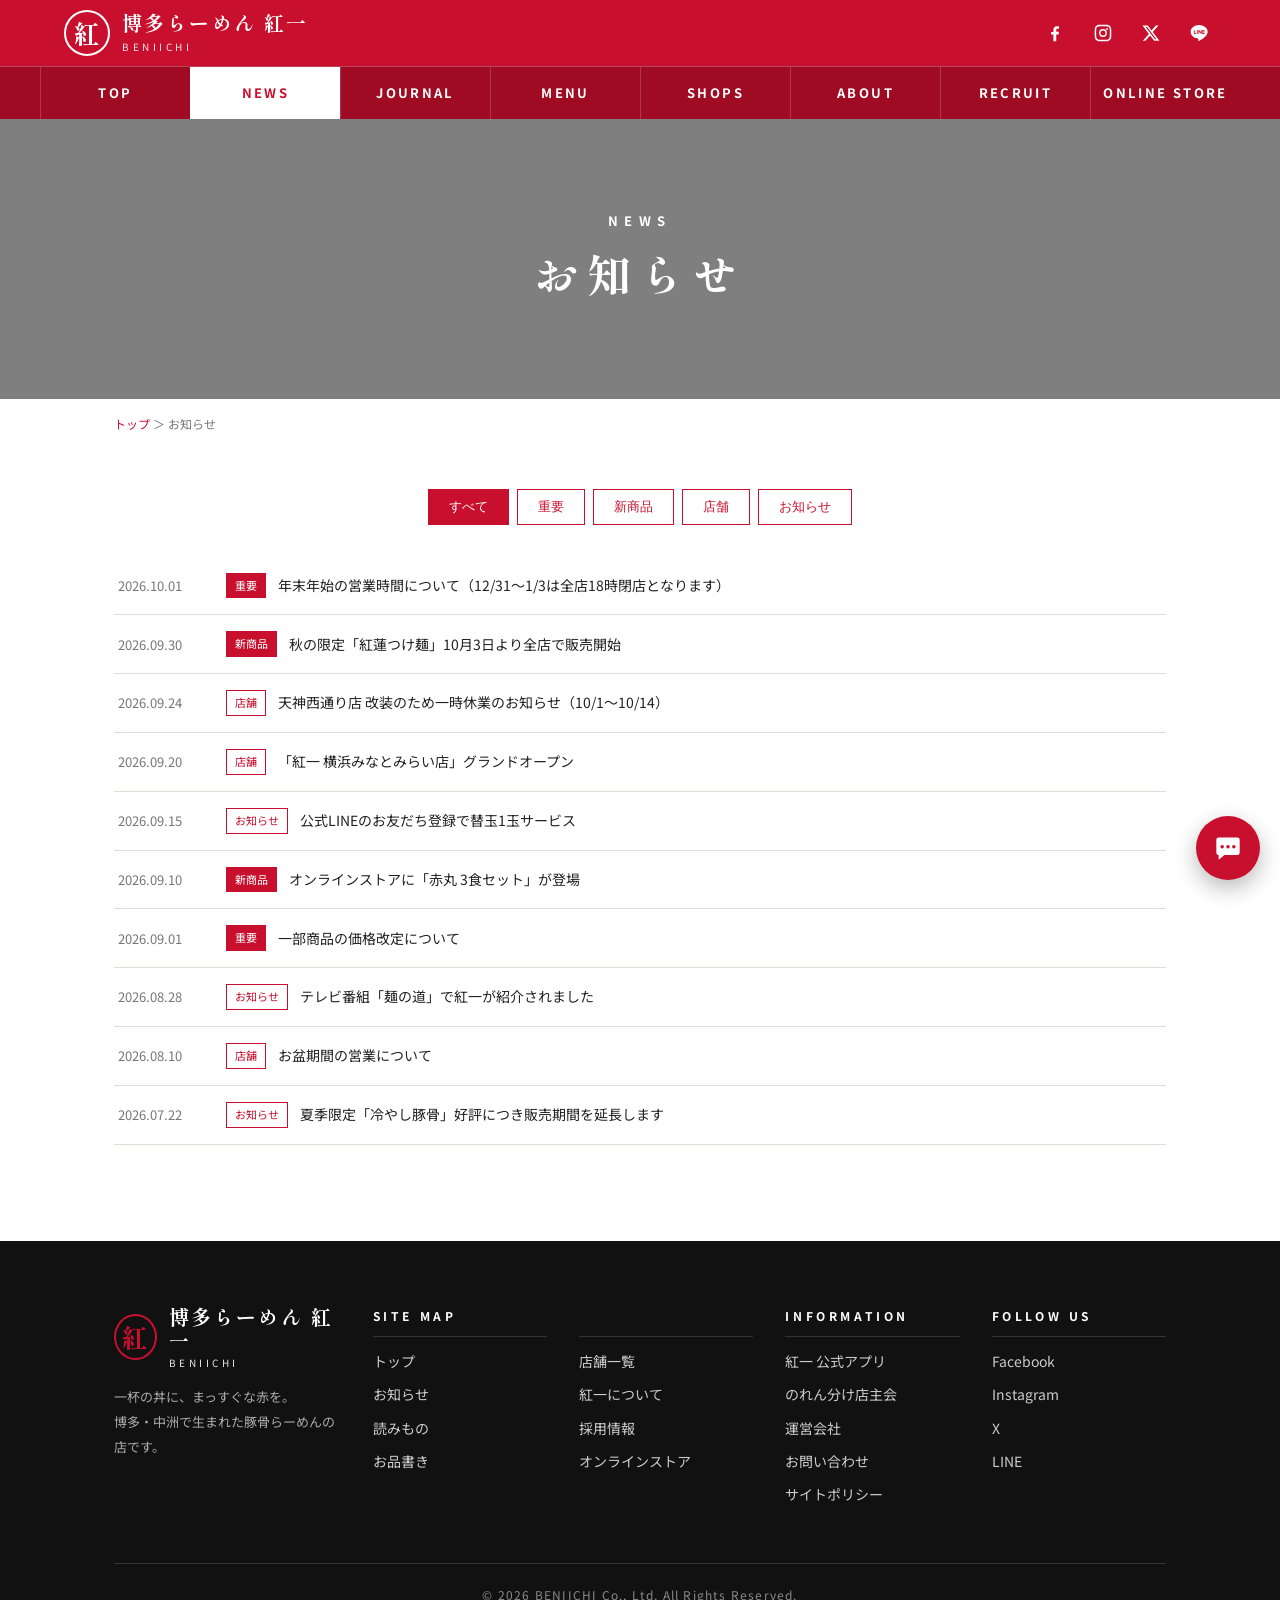
<file: news.html>
<!DOCTYPE html>
<html lang="ja">
<head>
  <meta charset="UTF-8">
  <meta name="viewport" content="width=device-width, initial-scale=1">
  <title>お知らせ｜博多らーめん 紅一</title>
  <link rel="preconnect" href="https://fonts.googleapis.com">
  <link rel="preconnect" href="https://fonts.gstatic.com" crossorigin>
  <link href="https://fonts.googleapis.com/css2?family=Noto+Sans+JP:wght@400;700&family=Shippori+Mincho:wght@700&display=swap" rel="stylesheet">
  <link rel="stylesheet" href="css/style.css?v=5">
</head>
<body>
  <header id="site-header"></header>

  <main>
    <section class="page-hero" data-bg="photo-1557872943-16a5ac26437e">
      <div><span class="en">NEWS</span><h1>お知らせ</h1></div>
    </section>

    <div class="container">
      <p class="breadcrumb"><a href="index.html">トップ</a> ＞ お知らせ</p>
    </div>

    <section class="page-body">
      <div class="container">
        <div class="filter" data-filter-group="news-all">
          <button class="active" data-key="all">すべて</button>
          <button data-key="important">重要</button>
          <button data-key="new">新商品</button>
          <button data-key="shop">店舗</button>
          <button data-key="info">お知らせ</button>
        </div>

        <ul class="news-list" id="news-all">
          <li data-cat="important"><a href="#"><time>2026.10.01</time><span class="tag fill">重要</span><p>年末年始の営業時間について（12/31〜1/3は全店18時閉店となります）</p></a></li>
          <li data-cat="new"><a href="#"><time>2026.09.30</time><span class="tag fill">新商品</span><p>秋の限定「紅蓮つけ麺」10月3日より全店で販売開始</p></a></li>
          <li data-cat="shop"><a href="#"><time>2026.09.24</time><span class="tag">店舗</span><p>天神西通り店 改装のため一時休業のお知らせ（10/1〜10/14）</p></a></li>
          <li data-cat="shop"><a href="#"><time>2026.09.20</time><span class="tag">店舗</span><p>「紅一 横浜みなとみらい店」グランドオープン</p></a></li>
          <li data-cat="info"><a href="#"><time>2026.09.15</time><span class="tag">お知らせ</span><p>公式LINEのお友だち登録で替玉1玉サービス</p></a></li>
          <li data-cat="new"><a href="#"><time>2026.09.10</time><span class="tag fill">新商品</span><p>オンラインストアに「赤丸 3食セット」が登場</p></a></li>
          <li data-cat="important"><a href="#"><time>2026.09.01</time><span class="tag fill">重要</span><p>一部商品の価格改定について</p></a></li>
          <li data-cat="info"><a href="#"><time>2026.08.28</time><span class="tag">お知らせ</span><p>テレビ番組「麺の道」で紅一が紹介されました</p></a></li>
          <li data-cat="shop"><a href="#"><time>2026.08.10</time><span class="tag">店舗</span><p>お盆期間の営業について</p></a></li>
          <li data-cat="info"><a href="#"><time>2026.07.22</time><span class="tag">お知らせ</span><p>夏季限定「冷やし豚骨」好評につき販売期間を延長します</p></a></li>
        </ul>
      </div>
    </section>
  </main>

  <footer id="site-footer"></footer>
  <script src="js/main.js?v=4"></script>
  <script src="js/chatbot.js?v=2"></script>
</body>
</html>
</file>
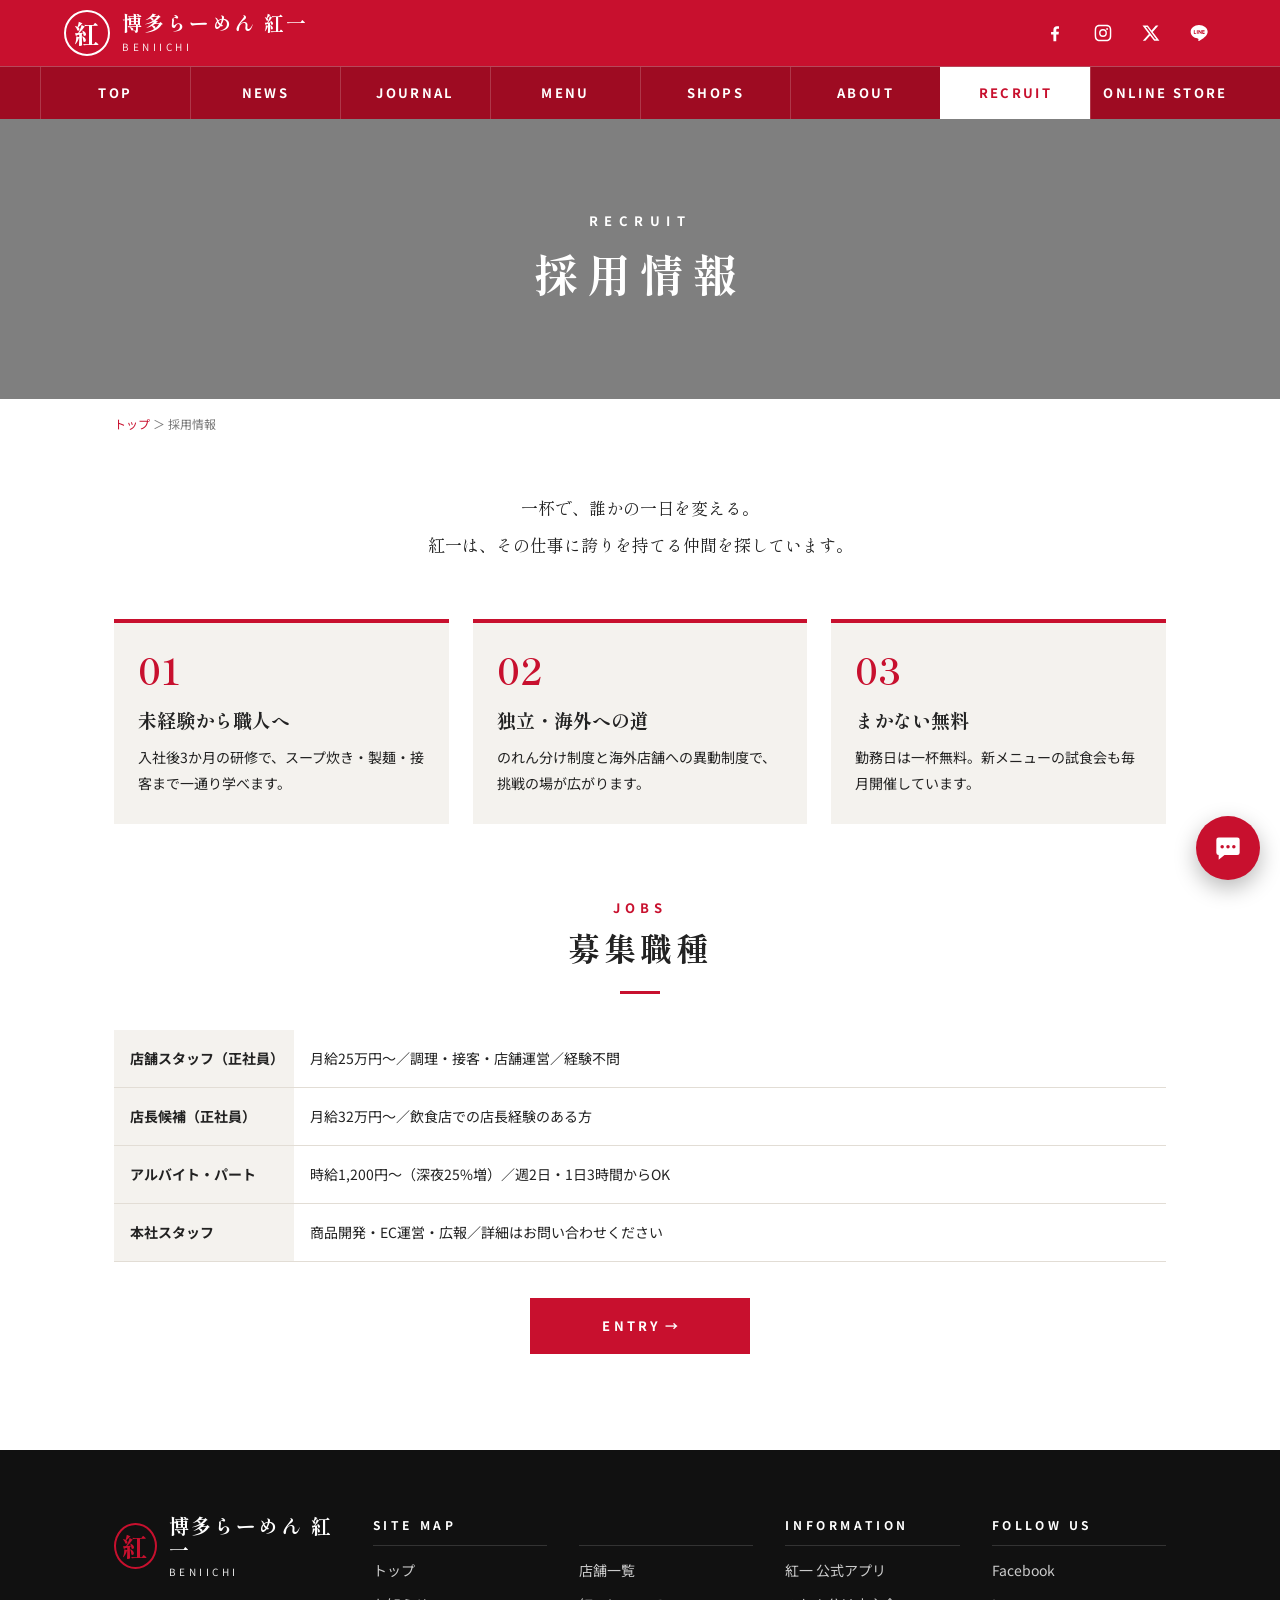
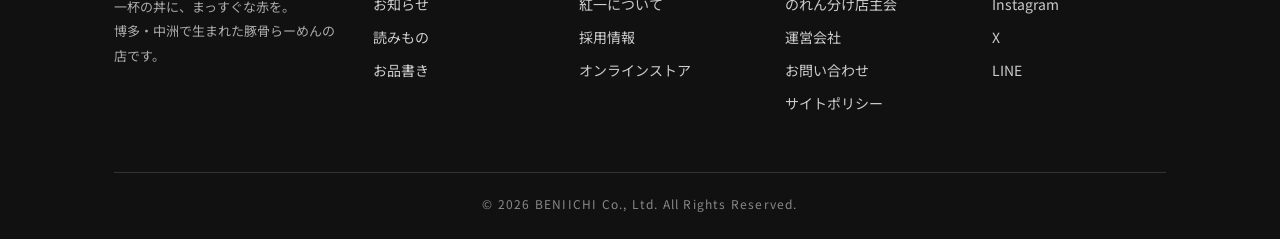
<file: recruit.html>
<!DOCTYPE html>
<html lang="ja">
<head>
  <meta charset="UTF-8">
  <meta name="viewport" content="width=device-width, initial-scale=1">
  <title>採用情報｜博多らーめん 紅一</title>
  <link rel="preconnect" href="https://fonts.googleapis.com">
  <link rel="preconnect" href="https://fonts.gstatic.com" crossorigin>
  <link href="https://fonts.googleapis.com/css2?family=Noto+Sans+JP:wght@400;700&family=Shippori+Mincho:wght@700&display=swap" rel="stylesheet">
  <link rel="stylesheet" href="css/style.css?v=5">
</head>
<body>
  <header id="site-header"></header>

  <main>
    <section class="page-hero" data-bg="photo-1600565193348-f74bd3c7ccdf">
      <div><span class="en">RECRUIT</span><h1>採用情報</h1></div>
    </section>

    <div class="container">
      <p class="breadcrumb"><a href="index.html">トップ</a> ＞ 採用情報</p>
    </div>

    <section class="page-body">
      <div class="container">
        <p class="lead">一杯で、誰かの一日を変える。<br>紅一は、その仕事に誇りを持てる仲間を探しています。</p>

        <div class="recruit-points">
          <div class="point"><span class="num">01</span><h3>未経験から職人へ</h3><p>入社後3か月の研修で、スープ炊き・製麺・接客まで一通り学べます。</p></div>
          <div class="point"><span class="num">02</span><h3>独立・海外への道</h3><p>のれん分け制度と海外店舗への異動制度で、挑戦の場が広がります。</p></div>
          <div class="point"><span class="num">03</span><h3>まかない無料</h3><p>勤務日は一杯無料。新メニューの試食会も毎月開催しています。</p></div>
        </div>

        <div class="sec-title"><span class="en">JOBS</span><span class="ja">募集職種</span></div>
        <table class="company-table">
          <tr><th>店舗スタッフ（正社員）</th><td>月給25万円〜／調理・接客・店舗運営／経験不問</td></tr>
          <tr><th>店長候補（正社員）</th><td>月給32万円〜／飲食店での店長経験のある方</td></tr>
          <tr><th>アルバイト・パート</th><td>時給1,200円〜（深夜25%増）／週2日・1日3時間からOK</td></tr>
          <tr><th>本社スタッフ</th><td>商品開発・EC運営・広報／詳細はお問い合わせください</td></tr>
        </table>

        <div class="btn-wrap"><a class="btn-red" href="#">ENTRY</a></div>
      </div>
    </section>
  </main>

  <footer id="site-footer"></footer>
  <script src="js/main.js?v=4"></script>
  <script src="js/chatbot.js?v=2"></script>
</body>
</html>
</file>
<file: css/style.css>
/* ===== 博多らーめん 紅一 共通スタイル ===== */
:root {
  --red: #c8102e;
  --red-dark: #9e0b22;
  --black: #111;
  --ink: #222;
  --gray: #f4f2ee;
  --line: #e2ddd5;
  --white: #fff;
  --serif: "Shippori Mincho", "Hiragino Mincho ProN", "Yu Mincho", serif;
  --sans: "Noto Sans JP", "Hiragino Sans", "Yu Gothic", sans-serif;
}

* { box-sizing: border-box; margin: 0; padding: 0; }
html { scroll-behavior: smooth; }
body {
  font-family: var(--sans);
  color: var(--ink);
  background: var(--white);
  line-height: 1.8;
  -webkit-font-smoothing: antialiased;
}
a { color: inherit; text-decoration: none; }
img { display: block; max-width: 100%; }
ul { list-style: none; }

/* ===== ヘッダー（上段：ロゴ＋SNS） ===== */
.site-header { position: sticky; top: 0; z-index: 100; }
.header-top {
  background: var(--red);
  color: var(--white);
}
.header-top .inner {
  max-width: 1200px;
  margin: 0 auto;
  padding: 10px 24px;
  display: flex;
  align-items: center;
  justify-content: space-between;
}
.logo { display: flex; align-items: center; gap: 12px; }
.logo-mark {
  width: 46px; height: 46px;
  border: 2px solid var(--white);
  border-radius: 50%;
  display: grid; place-items: center;
  font-family: var(--serif);
  font-size: 26px; font-weight: 700;
  line-height: 1;
}
.logo-text { line-height: 1.2; }
.logo-text .ja { font-family: var(--serif); font-size: 20px; font-weight: 700; letter-spacing: .12em; }
.logo-text .en { font-size: 10px; letter-spacing: .35em; opacity: .9; }

.sns { display: flex; gap: 14px; }
.sns a {
  width: 34px; height: 34px;
  display: grid; place-items: center;
  border-radius: 50%;
  transition: background .2s, transform .2s;
}
.sns a:hover { background: rgba(255,255,255,.18); transform: translateY(-2px); }
.sns svg { width: 20px; height: 20px; fill: var(--white); }

/* ===== ヘッダー（下段：ナビ） ===== */
.header-nav {
  background: var(--red-dark);
  border-top: 1px solid rgba(255,255,255,.25);
}
.header-nav ul {
  max-width: 1200px;
  margin: 0 auto;
  display: flex;
  justify-content: center;
}
.header-nav li { flex: 1; }
.header-nav a {
  position: relative;
  display: block;
  height: 52px;
  overflow: hidden;
  color: var(--white);
  text-align: center;
  border-left: 1px solid rgba(255,255,255,.18);
}
.header-nav li:nth-child(8) a { border-right: 1px solid rgba(255,255,255,.18); }
/* スマホのループ用の複製（PCでは隠す） */
.header-nav li.loop-copy { display: none; }
/* 英語 → ホバーで日本語に入れ替わる */
.header-nav .en,
.header-nav .ja {
  position: absolute; inset: 0;
  display: grid; place-items: center;
  transition: transform .35s ease, opacity .35s ease;
  white-space: nowrap;
}
.header-nav .en { font-size: 13px; font-weight: 700; letter-spacing: .18em; }
.header-nav .ja { font-family: var(--serif); font-size: 15px; font-weight: 700; letter-spacing: .1em; transform: translateY(100%); opacity: 0; }
.header-nav a:hover .en,
.header-nav a:focus-visible .en { transform: translateY(-100%); opacity: 0; }
.header-nav a:hover .ja,
.header-nav a:focus-visible .ja { transform: translateY(0); opacity: 1; }
.header-nav a:hover { background: rgba(0,0,0,.18); }
.header-nav a.current { background: var(--white); color: var(--red); }

/* ===== トップ：自動横スクロールスライダー ===== */
.hero {
  position: relative;
  overflow: hidden;
  background: var(--black);
}
.hero-track {
  display: flex;
  transition: transform .9s cubic-bezier(.65,.05,.36,1);
}
.hero-slide {
  position: relative;
  flex: 0 0 100%;
  height: min(72vh, 640px);
}
.hero-slide img { width: 100%; height: 100%; object-fit: cover; }
.hero-slide figcaption {
  position: absolute; left: 6%; bottom: 14%;
  color: var(--white);
  font-family: var(--serif);
  font-size: clamp(20px, 3vw, 34px);
  font-weight: 700;
  letter-spacing: .12em;
  text-shadow: 0 2px 12px rgba(0,0,0,.6);
  writing-mode: horizontal-tb;
}
.hero-slide figcaption small {
  display: block;
  font-family: var(--sans);
  font-size: 12px; letter-spacing: .35em;
  font-weight: 400;
  opacity: .9;
}
.hero-arrow {
  position: absolute; top: 50%;
  transform: translateY(-50%);
  width: 48px; height: 48px;
  border: none; border-radius: 50%;
  background: rgba(0,0,0,.35);
  color: var(--white);
  font-size: 22px;
  cursor: pointer;
  transition: background .2s;
}
.hero-arrow:hover { background: var(--red); }
.hero-arrow.prev { left: 16px; }
.hero-arrow.next { right: 16px; }
.hero-dots {
  position: absolute; left: 0; right: 0; bottom: 18px;
  display: flex; justify-content: center; gap: 10px;
}
.hero-dots button {
  width: 10px; height: 10px;
  border-radius: 50%;
  border: 1px solid var(--white);
  background: transparent;
  cursor: pointer;
  padding: 0;
}
.hero-dots button.active { background: var(--red); border-color: var(--red); }

/* ===== 共通パーツ ===== */
.container { max-width: 1100px; margin: 0 auto; padding: 0 24px; }
.sec-title {
  text-align: center;
  margin-bottom: 36px;
}
.sec-title .en {
  display: block;
  color: var(--red);
  font-size: 13px; font-weight: 700;
  letter-spacing: .4em;
}
.sec-title .ja {
  display: block;
  font-family: var(--serif);
  font-size: clamp(24px, 3vw, 32px);
  font-weight: 700;
  letter-spacing: .12em;
}
.sec-title .ja::after {
  content: "";
  display: block;
  width: 40px; height: 3px;
  background: var(--red);
  margin: 14px auto 0;
}

.btn-red {
  display: inline-block;
  min-width: 220px;
  padding: 14px 36px;
  background: var(--red);
  color: var(--white);
  font-size: 13px; font-weight: 700;
  letter-spacing: .25em;
  text-align: center;
  border: 2px solid var(--red);
  transition: background .2s, color .2s;
}
.btn-red::after { content: " →"; letter-spacing: 0; }
.btn-red:hover { background: var(--white); color: var(--red); }
.btn-wrap { text-align: center; margin-top: 36px; }

/* ===== お知らせ／新着情報（左右2カラム） ===== */
.news-area { padding: 80px 0; }
.news-cols {
  display: grid;
  grid-template-columns: 1fr 1fr;
  gap: 48px;
}
.news-col h3 {
  display: flex; align-items: baseline; gap: 12px;
  padding-bottom: 12px;
  border-bottom: 2px solid var(--red);
  margin-bottom: 8px;
  font-family: var(--serif);
  font-size: 22px;
}
.news-col h3 span { color: var(--red); font-family: var(--sans); font-size: 12px; letter-spacing: .3em; }
.news-list li { border-bottom: 1px solid var(--line); }
.news-list a {
  display: grid;
  grid-template-columns: 96px auto 1fr;
  align-items: center;
  gap: 12px;
  padding: 16px 4px;
  transition: background .2s;
}
.news-list a:hover { background: var(--gray); }
.news-list time { font-size: 13px; color: #777; }
.tag {
  font-size: 11px;
  padding: 2px 8px;
  border: 1px solid var(--red);
  color: var(--red);
  white-space: nowrap;
  justify-self: start;
}
.tag.fill { background: var(--red); color: var(--white); }
.news-list p { font-size: 14px; }

/* ===== セクション（背景写真＋重ねタイトル） ===== */
.photo-sec {
  position: relative;
  min-height: 460px;
  display: grid; place-items: center;
  color: var(--white);
  text-align: center;
  overflow: hidden;
  isolation: isolate;
}
.photo-sec .bg {
  position: absolute; inset: 0;
  z-index: -2;
  background-size: cover;
  background-position: center;
  transform: scale(1.04);
  transition: transform 6s ease;
}
.photo-sec:hover .bg { transform: scale(1.1); }
.photo-sec::before {
  content: "";
  position: absolute; inset: 0;
  z-index: -1;
  background: linear-gradient(180deg, rgba(0,0,0,.35), rgba(0,0,0,.6));
}
.photo-sec .inner { padding: 60px 24px; }
.photo-sec .en {
  font-size: 13px; letter-spacing: .5em;
  font-weight: 700;
}
.photo-sec h2 {
  font-family: var(--serif);
  font-size: clamp(30px, 5vw, 52px);
  letter-spacing: .18em;
  line-height: 1.4;
  margin: 6px 0 14px;
}
.photo-sec p {
  font-size: clamp(14px, 1.6vw, 17px);
  letter-spacing: .08em;
  margin-bottom: 30px;
}
.photo-sec.left { place-items: center start; text-align: left; }
.photo-sec.left .inner { margin-left: 8%; }
.photo-sec.right { place-items: center end; text-align: right; }
.photo-sec.right .inner { margin-right: 8%; }

/* ===== フッター（黒背景＋白文字の目次） ===== */
.site-footer {
  background: var(--black);
  color: #ddd;
  padding: 64px 0 24px;
  font-size: 14px;
}
.footer-grid {
  display: grid;
  grid-template-columns: 1.3fr repeat(4, 1fr);
  gap: 32px;
}
.footer-brand .logo-mark { border-color: var(--red); color: var(--red); }
.footer-brand p { margin-top: 16px; font-size: 13px; color: #aaa; line-height: 1.9; }
.footer-col h4 {
  color: var(--white);
  font-size: 12px;
  letter-spacing: .3em;
  padding-bottom: 10px;
  margin-bottom: 12px;
  border-bottom: 1px solid #333;
}
.footer-col li { margin-bottom: 8px; }
.footer-col a { color: #ccc; transition: color .2s; }
.footer-col a:hover { color: var(--white); text-decoration: underline; text-decoration-color: var(--red); text-underline-offset: 4px; }
.copyright {
  margin-top: 48px;
  padding-top: 20px;
  border-top: 1px solid #333;
  text-align: center;
  font-size: 12px;
  color: #888;
  letter-spacing: .1em;
}

/* ===== 下層ページ ===== */
.page-hero {
  position: relative;
  height: 280px;
  display: grid; place-items: center;
  color: var(--white);
  text-align: center;
  background-size: cover;
  background-position: center;
  isolation: isolate;
}
.page-hero::before {
  content: ""; position: absolute; inset: 0; z-index: -1;
  background: rgba(0,0,0,.5);
}
.page-hero .en { font-size: 13px; letter-spacing: .5em; font-weight: 700; }
.page-hero h1 { font-family: var(--serif); font-size: clamp(30px, 4vw, 44px); letter-spacing: .2em; }
.breadcrumb { font-size: 12px; color: #777; padding: 14px 0; }
.breadcrumb a { color: var(--red); }
.page-body { padding: 40px 0 96px; }
.lead {
  text-align: center;
  font-family: var(--serif);
  font-size: 17px;
  line-height: 2.2;
  margin-bottom: 56px;
}

/* お品書き */
.menu-cat { margin-bottom: 64px; }
.menu-cat > h2 {
  font-family: var(--serif);
  font-size: 24px;
  border-left: 6px solid var(--red);
  padding-left: 14px;
  margin-bottom: 24px;
}
.menu-grid { display: grid; grid-template-columns: repeat(3, 1fr); gap: 28px; }
.menu-card { background: var(--white); border: 1px solid var(--line); transition: box-shadow .2s, transform .2s; }
.menu-card:hover { box-shadow: 0 10px 24px rgba(0,0,0,.08); transform: translateY(-3px); }
.menu-card img { width: 100%; aspect-ratio: 4/3; object-fit: cover; }
.menu-card .body { padding: 16px 18px 20px; }
.menu-card h3 { font-family: var(--serif); font-size: 19px; }
.menu-card .price { color: var(--red); font-weight: 700; font-size: 18px; }
.menu-card .price small { font-size: 12px; color: #777; font-weight: 400; }
.menu-card p { font-size: 13px; color: #555; margin-top: 6px; }
.side-list { display: grid; grid-template-columns: 1fr 1fr; gap: 0 48px; }
.side-list li {
  display: flex; justify-content: space-between;
  padding: 14px 4px;
  border-bottom: 1px dashed var(--line);
}
.side-list span:last-child { color: var(--red); font-weight: 700; }

/* お知らせ一覧 */
.filter { display: flex; gap: 8px; justify-content: center; margin-bottom: 32px; flex-wrap: wrap; }
.filter button {
  padding: 8px 20px;
  border: 1px solid var(--red);
  background: var(--white);
  color: var(--red);
  font-size: 13px;
  cursor: pointer;
}
.filter button.active, .filter button:hover { background: var(--red); color: var(--white); }

/* 店舗一覧 */
.area-tabs { display: flex; gap: 8px; justify-content: center; flex-wrap: wrap; margin-bottom: 36px; }
.shop-grid { display: grid; grid-template-columns: repeat(2, 1fr); gap: 24px; }
.shop-card {
  display: grid; grid-template-columns: 160px 1fr;
  border: 1px solid var(--line);
}
.shop-card img { width: 100%; height: 100%; object-fit: cover; }
.shop-card .body { padding: 18px 20px; font-size: 13px; }
.shop-card h3 { font-family: var(--serif); font-size: 18px; margin-bottom: 6px; }
.shop-card dl { display: grid; grid-template-columns: 4.5em 1fr; gap: 2px 8px; color: #555; }
.shop-card dt { color: var(--red); font-weight: 700; }

/* 紅一について */
.story { display: grid; grid-template-columns: 1fr 1fr; gap: 56px; align-items: center; margin-bottom: 80px; }
.story.rev .story-img { order: 2; }
.story-img img { width: 100%; aspect-ratio: 4/3; object-fit: cover; }
.story h2 { font-family: var(--serif); font-size: 28px; line-height: 1.6; margin-bottom: 18px; }
.story h2 em { font-style: normal; color: var(--red); }
.story p { font-size: 15px; line-height: 2.1; }
.company-table { width: 100%; border-collapse: collapse; font-size: 14px; }
.company-table th, .company-table td { padding: 16px; border-bottom: 1px solid var(--line); text-align: left; vertical-align: top; }
.company-table th { width: 180px; background: var(--gray); font-weight: 700; }

/* 採用情報 */
.recruit-points { display: grid; grid-template-columns: repeat(3, 1fr); gap: 24px; margin-bottom: 72px; }
.point { border-top: 4px solid var(--red); background: var(--gray); padding: 28px 24px; }
.point .num { color: var(--red); font-family: var(--serif); font-size: 36px; font-weight: 700; line-height: 1; }
.point h3 { font-family: var(--serif); font-size: 19px; margin: 10px 0 8px; }
.point p { font-size: 14px; }

/* オンラインストア */
.store-grid { display: grid; grid-template-columns: repeat(4, 1fr); gap: 24px; }
.product { border: 1px solid var(--line); text-align: center; display: flex; flex-direction: column; }
.product img { width: 100%; aspect-ratio: 1; object-fit: cover; }
.product .body { padding: 16px; flex: 1; display: flex; flex-direction: column; }
.product h3 { font-size: 15px; font-family: var(--serif); }
.product .price { color: var(--red); font-weight: 700; margin: 6px 0 14px; }
.product button {
  margin-top: auto;
  padding: 10px;
  background: var(--red); color: var(--white);
  border: none; font-weight: 700; letter-spacing: .1em; cursor: pointer;
}
.product button:hover { background: var(--red-dark); }
.cart-badge {
  position: fixed; right: 20px; bottom: 20px; z-index: 50;
  background: var(--red); color: var(--white);
  padding: 12px 20px; border-radius: 40px;
  font-weight: 700; box-shadow: 0 6px 18px rgba(0,0,0,.25);
}


/* ===== 読みもの（JOURNAL） ===== */
.journal-area { padding: 24px 0 88px; }
.journal-grid { display: grid; grid-template-columns: repeat(3, 1fr); gap: 28px; }
.journal-card { display: block; background: var(--white); border: 1px solid var(--line); transition: box-shadow .2s, transform .2s; }
.journal-card:hover { box-shadow: 0 10px 24px rgba(0,0,0,.08); transform: translateY(-3px); }
.journal-card img { width: 100%; aspect-ratio: 16/10; object-fit: cover; }
.journal-card .body { padding: 16px 18px 22px; }
.journal-card time { font-size: 12px; color: #777; letter-spacing: .1em; }
.journal-card h3 { font-family: var(--serif); font-size: 17px; line-height: 1.7; margin-top: 4px; }
.journal-card p { font-size: 13px; color: #555; margin-top: 8px; }

/* 記事ページ */
.article { max-width: 760px; margin: 0 auto; }
.article-meta { font-size: 13px; color: #777; letter-spacing: .1em; }
.article h2.article-title { font-family: var(--serif); font-size: clamp(24px, 3.2vw, 32px); line-height: 1.6; margin: 6px 0 28px; }
.article > img { width: 100%; aspect-ratio: 16/9; object-fit: cover; margin-bottom: 36px; }
.article h3 { font-family: var(--serif); font-size: 21px; border-left: 6px solid var(--red); padding-left: 14px; margin: 44px 0 14px; }
.article p { font-size: 15px; line-height: 2.1; margin-bottom: 18px; }
.article blockquote { font-family: var(--serif); font-size: 18px; color: var(--red); border-top: 1px solid var(--line); border-bottom: 1px solid var(--line); padding: 20px 8px; margin: 28px 0; text-align: center; }

/* ===== アプリ・事業のバナー ===== */
.banner-area { padding: 72px 0 0; }
.banner-grid { display: grid; grid-template-columns: repeat(3, 1fr); gap: 20px; }
.banner {
  position: relative;
  min-height: 190px;
  padding: 26px 24px;
  display: flex; flex-direction: column; justify-content: flex-end;
  color: var(--white);
  overflow: hidden;
  isolation: isolate;
}
.banner .bg { position: absolute; inset: 0; z-index: -2; background-size: cover; background-position: center; transition: transform .6s ease; }
.banner::before { content: ""; position: absolute; inset: 0; z-index: -1; background: linear-gradient(180deg, rgba(0,0,0,.1), rgba(158,11,34,.85)); }
.banner:hover .bg { transform: scale(1.08); }
.banner .en { font-size: 11px; letter-spacing: .4em; font-weight: 700; }
.banner strong { font-family: var(--serif); font-size: 22px; letter-spacing: .1em; }
.banner small { font-size: 13px; opacity: .9; }
.banner strong::after { content: " →"; font-family: var(--sans); font-size: 16px; }

/* ===== 海外店舗 ===== */
.global-area { padding: 80px 0 96px; }
.global-list { display: grid; grid-template-columns: repeat(4, 1fr); border-top: 1px solid var(--line); border-left: 1px solid var(--line); }
.global-list a {
  display: block;
  padding: 18px 20px;
  border-right: 1px solid var(--line);
  border-bottom: 1px solid var(--line);
  font-size: 13px; color: #555;
  transition: background .2s, color .2s;
}
.global-list a:hover { background: var(--red); color: var(--white); }
.global-list span { display: block; font-weight: 700; letter-spacing: .25em; color: var(--ink); font-size: 14px; }
.global-list a:hover span { color: var(--white); }
.global-area .note { font-size: 12px; color: #999; margin-top: 14px; text-align: right; }

/* お品書き：アレルゲン表記 */
.menu-card .allergen { font-size: 11px; color: #777; margin-top: 10px; padding-top: 8px; border-top: 1px dashed var(--line); }
.allergen-note { font-size: 12px; color: #777; background: var(--gray); padding: 14px 18px; margin-bottom: 12px; line-height: 1.9; }

/* ===== チャットボット ===== */
.chat-fab {
  position: fixed; right: 20px; bottom: 20px; z-index: 200;
  width: 64px; height: 64px;
  border: none; border-radius: 50%;
  background: var(--red); color: var(--white);
  box-shadow: 0 8px 22px rgba(0,0,0,.28);
  cursor: pointer;
  display: grid; place-items: center;
  transition: transform .2s, background .2s;
}
.chat-fab:hover { transform: translateY(-3px); background: var(--red-dark); }
.chat-fab svg { width: 28px; height: 28px; fill: var(--white); }
.chat-fab .label { position: absolute; bottom: -2px; font-size: 9px; font-weight: 700; letter-spacing: .1em; display: none; }
/* オンラインストアのカート表示と重ならないようにずらす */
.cart-badge { bottom: 96px; }

.chat-panel {
  position: fixed; right: 20px; bottom: 96px; z-index: 201;
  width: 360px; height: min(560px, calc(100vh - 140px));
  background: var(--white);
  border-radius: 14px;
  box-shadow: 0 18px 48px rgba(0,0,0,.25);
  display: flex; flex-direction: column;
  overflow: hidden;
  opacity: 0; transform: translateY(16px) scale(.98); pointer-events: none;
  transition: opacity .25s, transform .25s;
}
.chat-panel.open { opacity: 1; transform: none; pointer-events: auto; }
.chat-head {
  background: var(--red); color: var(--white);
  padding: 14px 16px;
  display: flex; align-items: center; gap: 10px;
}
.chat-head .logo-mark { width: 36px; height: 36px; font-size: 19px; }
.chat-head strong { font-family: var(--serif); font-size: 16px; letter-spacing: .08em; display: block; line-height: 1.3; }
.chat-head small { font-size: 11px; opacity: .9; }
.chat-head button { margin-left: auto; background: none; border: none; color: var(--white); font-size: 24px; line-height: 1; cursor: pointer; padding: 4px 8px; }
.chat-log { flex: 1; overflow-y: auto; padding: 16px; background: var(--gray); display: flex; flex-direction: column; gap: 10px; }
.chat-msg { max-width: 85%; padding: 10px 14px; border-radius: 14px; font-size: 14px; line-height: 1.7; white-space: pre-line; }
.chat-msg.bot { background: var(--white); border: 1px solid var(--line); border-top-left-radius: 4px; align-self: flex-start; }
.chat-msg.user { background: var(--red); color: var(--white); border-top-right-radius: 4px; align-self: flex-end; }
.chat-msg a { color: var(--red); text-decoration: underline; text-underline-offset: 3px; }
.chat-msg.typing { color: #888; font-size: 13px; }
.chat-choices { display: flex; flex-wrap: wrap; gap: 6px; align-self: flex-start; }
.chat-choices button {
  padding: 7px 12px;
  border: 1px solid var(--red); border-radius: 20px;
  background: var(--white); color: var(--red);
  font-size: 13px; cursor: pointer;
  font-family: inherit;
}
.chat-choices button:hover { background: var(--red); color: var(--white); }
.chat-form { display: flex; gap: 8px; padding: 10px; border-top: 1px solid var(--line); background: var(--white); }
.chat-form input {
  flex: 1; min-width: 0;
  padding: 10px 12px;
  border: 1px solid var(--line); border-radius: 20px;
  font-size: 16px; font-family: inherit;
}
.chat-form input:focus { outline: 2px solid var(--red); outline-offset: -1px; }
.chat-form button { padding: 0 16px; border: none; border-radius: 20px; background: var(--red); color: var(--white); font-weight: 700; cursor: pointer; font-family: inherit; }

/* ===== スマホ対応 ===== */
@media (max-width: 900px) {
  .header-nav ul { justify-content: flex-start; overflow-x: auto; scrollbar-width: none; }
  .header-nav ul::-webkit-scrollbar { display: none; }
  .header-nav li { flex: 0 0 auto; }
  .header-nav li.loop-copy { display: block; }
  .header-nav li:nth-child(8) a { border-right: 0; }
  .header-nav a { width: 128px; height: 46px; }
  .news-cols, .story, .shop-grid { grid-template-columns: 1fr; }
  .story.rev .story-img { order: 0; }
  .menu-grid, .recruit-points { grid-template-columns: 1fr 1fr; }
  .store-grid { grid-template-columns: 1fr 1fr; }
  .footer-grid { grid-template-columns: 1fr 1fr; }
  .footer-brand { grid-column: 1 / -1; }
  .photo-sec.left, .photo-sec.right { place-items: center; text-align: center; }
  .photo-sec.left .inner, .photo-sec.right .inner { margin: 0; }
  .journal-grid, .banner-grid { grid-template-columns: 1fr 1fr; }
  .global-list { grid-template-columns: repeat(2, 1fr); }
}
@media (max-width: 560px) {
  .header-top .inner { padding: 8px 16px; }
  .logo-mark { width: 38px; height: 38px; font-size: 21px; }
  .logo-text .ja { font-size: 16px; }
  .sns { gap: 4px; }
  .sns a { width: 30px; height: 30px; }
  .sns svg { width: 17px; height: 17px; }
  .container { padding: 0 16px; }
  .hero-slide { height: 56vh; }
  .hero-arrow { width: 38px; height: 38px; font-size: 18px; }
  .news-list a { grid-template-columns: auto 1fr; }
  .news-list p { grid-column: 1 / -1; }
  .menu-grid, .recruit-points, .side-list { grid-template-columns: 1fr; }
  .shop-card { grid-template-columns: 1fr; }
  .shop-card img { aspect-ratio: 16/9; }
  .company-table th { width: 100px; }
  .photo-sec { min-height: 380px; }
  .journal-grid, .banner-grid { grid-template-columns: 1fr; }
  .banner { min-height: 150px; }
  /* チャットはスマホでは画面いっぱいに開く */
  .chat-fab { right: 14px; bottom: 14px; width: 58px; height: 58px; }
  .chat-panel { inset: 0; width: auto; height: auto; border-radius: 0; }
  .cart-badge { bottom: 84px; right: 14px; }
}
</file>
